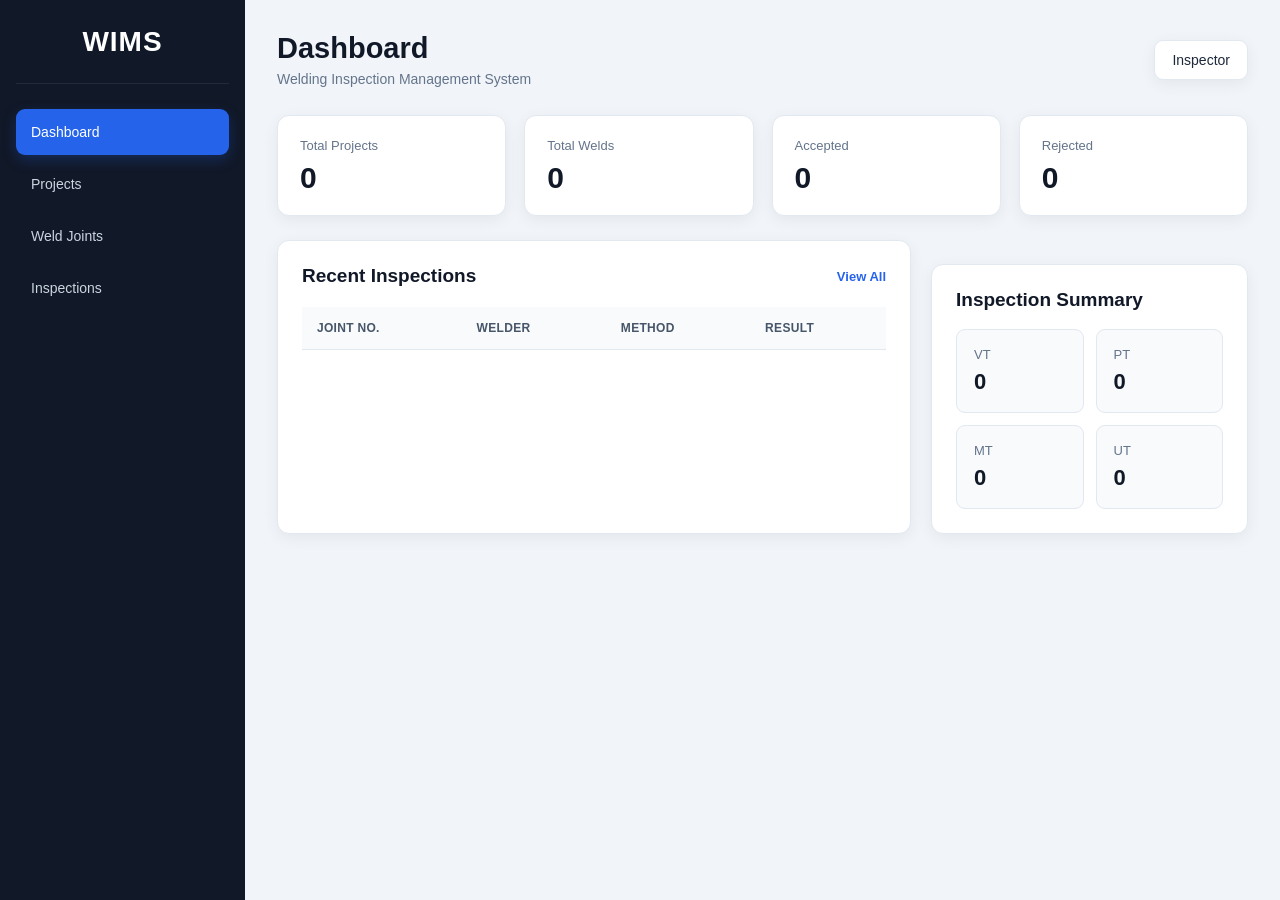
<file: index.html>
<!DOCTYPE html>
<html lang="en">
<head>
    <meta charset="UTF-8">
    <meta name="viewport" content="width=device-width, initial-scale=1.0">

    <title>Welding Inspection Management System</title>

    <link rel="stylesheet" href="style.css">
</head>

<body>

    <aside class="sidebar">

        <div class="logo">
            WIMS
        </div>

        <nav>
            <a href="index.html" class="active">Dashboard</a>
            <a href="pages/projects.html">Projects</a>
            <a href="pages/welds.html">Weld Joints</a>
            <a href="pages/inspections.html">Inspections</a>
        </nav>

    </aside>


    <main class="main-content">

        <header class="topbar">

            <div>
                <h1>Dashboard</h1>
                <p>Welding Inspection Management System</p>
            </div>

            <div class="inspector">
                Inspector
            </div>

        </header>


        <section class="stats">

            <div class="stat-card">
                <span>Total Projects</span>
                <strong id="projectCount">0</strong>
            </div>

            <div class="stat-card">
                <span>Total Welds</span>
                <strong id="weldCount">0</strong>
            </div>

            <div class="stat-card">
                <span>Accepted</span>
                <strong id="acceptedCount">0</strong>
            </div>

            <div class="stat-card">
                <span>Rejected</span>
                <strong id="rejectedCount">0</strong>
            </div>

        </section>


        <section class="dashboard-grid">

            <div class="panel">

                <div class="panel-header">
                    <h2>Recent Inspections</h2>

                    <a href="pages/inspections.html">
                        View All
                    </a>
                </div>

                <table>

                    <thead>
                        <tr>
                            <th>Joint No.</th>
                            <th>Welder</th>
                            <th>Method</th>
                            <th>Result</th>
                        </tr>
                    </thead>

                    <tbody id="inspectionTable">

                    </tbody>

                </table>

            </div>


            <div class="panel">

                <h2>Inspection Summary</h2>

                <div class="summary">

                    <div>
                        <span>VT</span>
                        <strong id="vtCount">0</strong>
                    </div>

                    <div>
                        <span>PT</span>
                        <strong id="ptCount">0</strong>
                    </div>

                    <div>
                        <span>MT</span>
                        <strong id="mtCount">0</strong>
                    </div>

                    <div>
                        <span>UT</span>
                        <strong id="utCount">0</strong>
                    </div>

                </div>

            </div>

        </section>

    </main>


    <script src="script.js"></script>

</body>
</html>
</file>
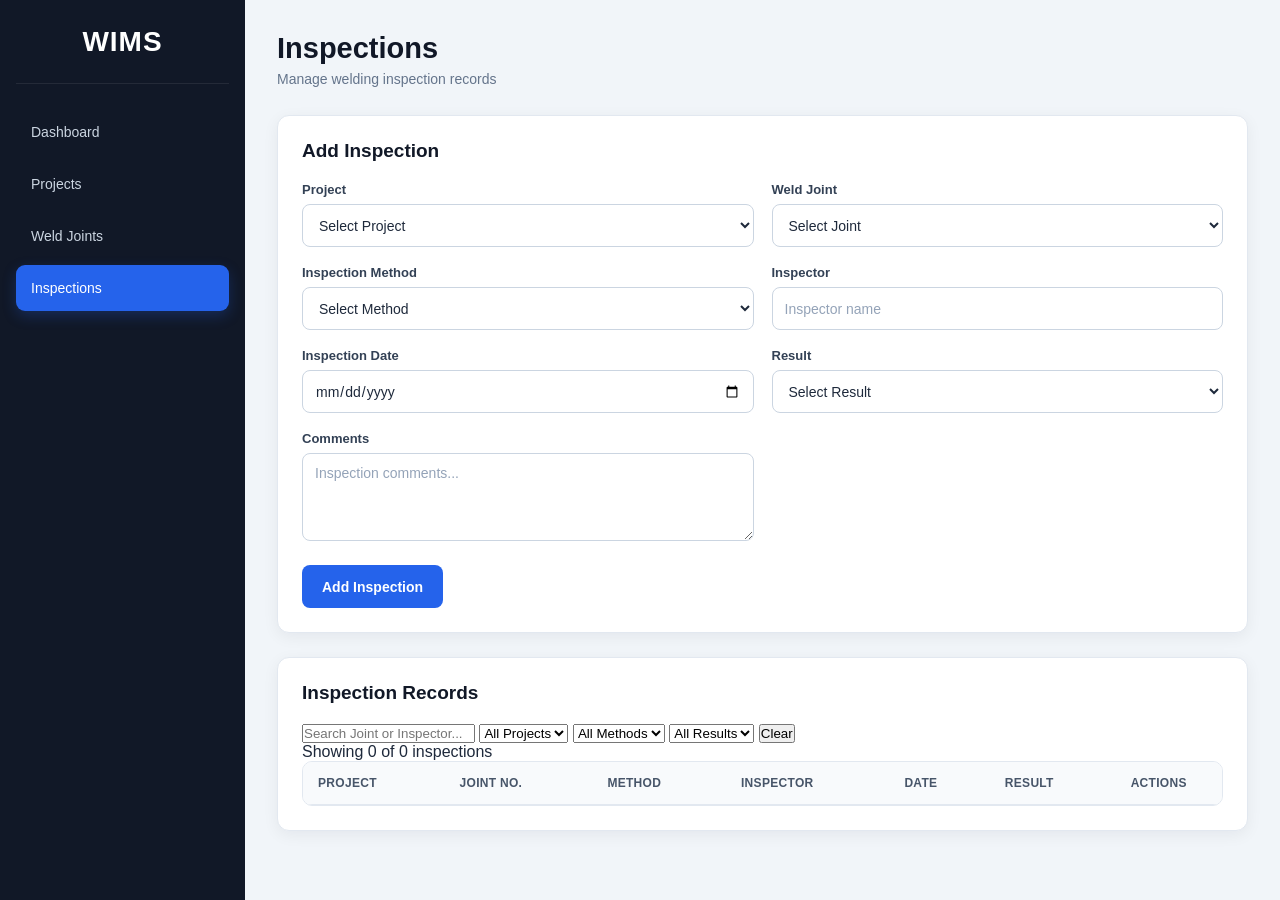
<file: pages/inspections.html>
<!DOCTYPE html>
<html lang="en">

<head>
    <meta charset="UTF-8">
    <meta name="viewport" content="width=device-width, initial-scale=1.0">

    <title>Inspections - WIMS</title>

    <link rel="stylesheet" href="../style.css">
</head>

<body>

    <!-- Sidebar -->

    <aside class="sidebar">

        <div class="logo">
            WIMS
        </div>

        <nav>

            <a href="../index.html">
                Dashboard
            </a>

            <a href="projects.html">
                Projects
            </a>

            <a href="welds.html">
                Weld Joints
            </a>

            <a href="inspections.html" class="active">
                Inspections
            </a>

        </nav>

    </aside>


    <!-- Main Content -->

    <main class="main-content">

        <!-- Header -->

        <header class="topbar">

            <div>

                <h1>
                    Inspections
                </h1>

                <p>
                    Manage welding inspection records
                </p>

            </div>

        </header>


        <!-- Add Inspection -->

        <section class="panel">

            <div class="panel-header">

                <h2>
                    Add Inspection
                </h2>

            </div>


            <form id="inspectionForm">

                <div class="form-grid">


                    <!-- Project -->

                    <div class="form-group">

                        <label>
                            Project
                        </label>

                        <select
                            id="inspectionProject"
                            required
                        >

                            <option value="">
                                Select Project
                            </option>

                        </select>

                    </div>


                    <!-- Weld Joint -->

                    <div class="form-group">

                        <label>
                            Weld Joint
                        </label>

                        <select
                            id="inspectionJoint"
                            required
                        >

                            <option value="">
                                Select Joint
                            </option>

                        </select>

                    </div>


                    <!-- Inspection Method -->

                    <div class="form-group">

                        <label>
                            Inspection Method
                        </label>

                        <select
                            id="inspectionMethod"
                            required
                        >

                            <option value="">
                                Select Method
                            </option>

                            <option value="VT">
                                VT - Visual Testing
                            </option>

                            <option value="PT">
                                PT - Penetrant Testing
                            </option>

                            <option value="MT">
                                MT - Magnetic Testing
                            </option>

                            <option value="UT">
                                UT - Ultrasonic Testing
                            </option>

                        </select>

                    </div>


                    <!-- Inspector -->

                    <div class="form-group">

                        <label>
                            Inspector
                        </label>

                        <input
                            type="text"
                            id="inspectorName"
                            placeholder="Inspector name"
                            required
                        >

                    </div>


                    <!-- Inspection Date -->

                    <div class="form-group">

                        <label>
                            Inspection Date
                        </label>

                        <input
                            type="date"
                            id="inspectionDate"
                            required
                        >

                    </div>


                    <!-- Result -->

                    <div class="form-group">

                        <label>
                            Result
                        </label>

                        <select
                            id="inspectionResult"
                            required
                        >

                            <option value="">
                                Select Result
                            </option>

                            <option value="Accepted">
                                Accepted
                            </option>

                            <option value="Rejected">
                                Rejected
                            </option>

                            <option value="Pending">
                                Pending
                            </option>

                        </select>

                    </div>


                    <!-- Comments -->

                    <div class="form-group full-width">

                        <label>
                            Comments
                        </label>

                        <textarea
                            id="inspectionComments"
                            placeholder="Inspection comments..."
                            rows="4"
                        ></textarea>

                    </div>


                </div>


                <button
                    type="submit"
                    class="primary-button"
                >
                    Add Inspection
                </button>

            </form>

        </section>


        <!-- Inspection List -->

        <section class="panel project-list">

            <div class="panel-header">

                <h2>
                    Inspection Records
                </h2>

            </div>


            <!-- Filters -->

            <div class="inspection-filters">


                <input
                    type="text"
                    id="inspectionSearch"
                    placeholder="Search Joint or Inspector..."
                >


                <select id="inspectionProjectFilter">

                    <option value="">
                        All Projects
                    </option>

                </select>


                <select id="inspectionMethodFilter">

                    <option value="">
                        All Methods
                    </option>

                    <option value="VT">
                        VT
                    </option>

                    <option value="PT">
                        PT
                    </option>

                    <option value="MT">
                        MT
                    </option>

                    <option value="UT">
                        UT
                    </option>

                </select>


                <select id="inspectionResultFilter">

                    <option value="">
                        All Results
                    </option>

                    <option value="Accepted">
                        Accepted
                    </option>

                    <option value="Rejected">
                        Rejected
                    </option>

                    <option value="Pending">
                        Pending
                    </option>

                </select>


                <button
                    type="button"
                    id="clearInspectionFilters"
                >
                    Clear
                </button>

            </div>


            <!-- Result Count -->

            <p id="inspectionResultCount">
                Showing 0 of 0 inspections
            </p>


            <!-- Table -->

            <div class="table-container">

                <table>

                    <thead>

                        <tr>

                            <th>
                                Project
                            </th>

                            <th>
                                Joint No.
                            </th>

                            <th>
                                Method
                            </th>

                            <th>
                                Inspector
                            </th>

                            <th>
                                Date
                            </th>

                            <th>
                                Result
                            </th>

                            <th>
                                Actions
                            </th>

                        </tr>

                    </thead>


                    <tbody id="inspectionRecords">

                    </tbody>

                </table>

            </div>

        </section>

    </main>


    <script src="../script.js"></script>

</body>

</html>
</file>
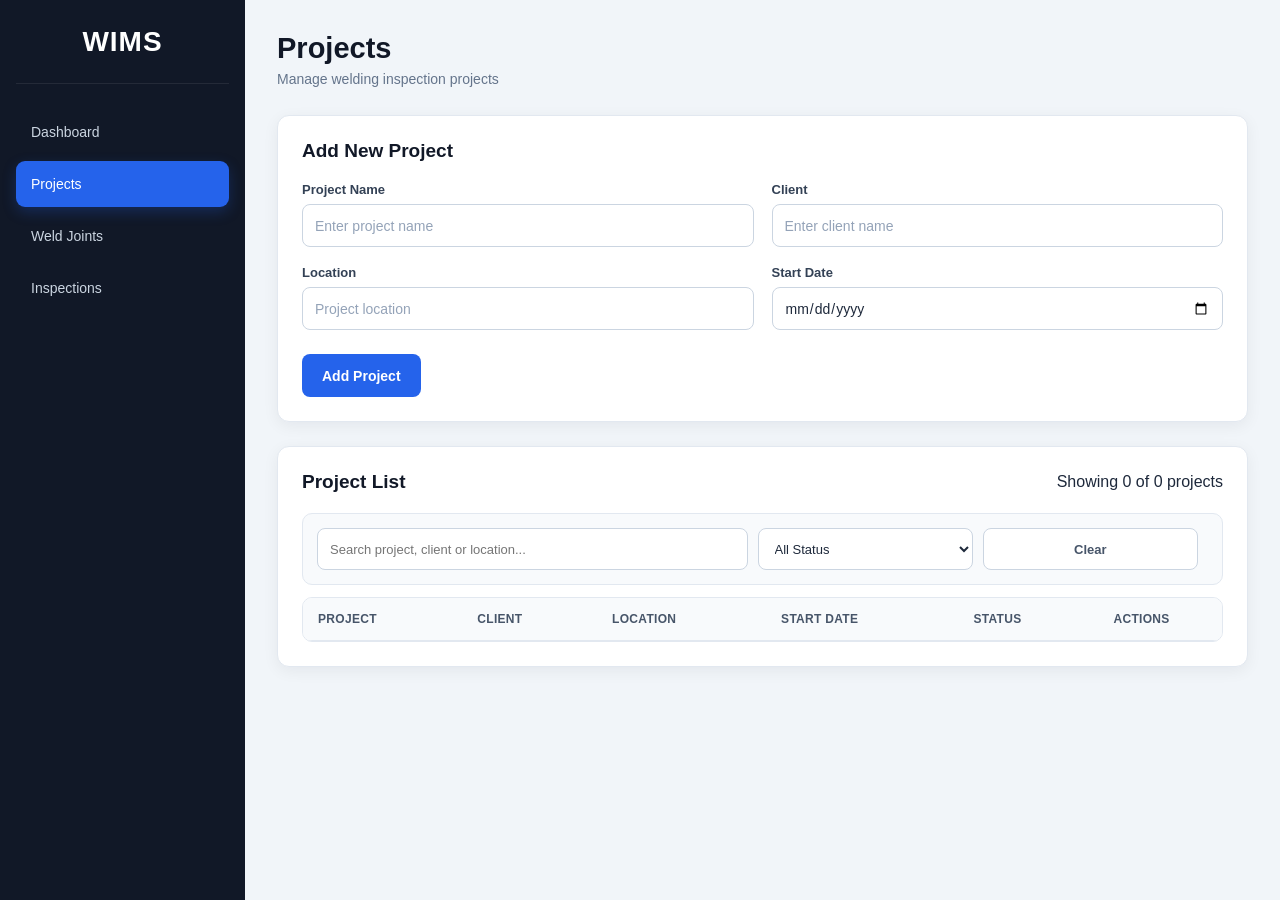
<file: pages/projects.html>
<!DOCTYPE html>
<html lang="en">

<head>

    <meta charset="UTF-8">

    <meta
        name="viewport"
        content="width=device-width, initial-scale=1.0"
    >

    <title>Projects - WIMS</title>

    <link
        rel="stylesheet"
        href="../style.css"
    >

</head>


<body>


    <!-- Sidebar -->

    <aside class="sidebar">

        <div class="logo">
            WIMS
        </div>

        <nav>

            <a href="../index.html">
                Dashboard
            </a>

            <a
                href="projects.html"
                class="active"
            >
                Projects
            </a>

            <a href="welds.html">
                Weld Joints
            </a>

            <a href="inspections.html">
                Inspections
            </a>

        </nav>

    </aside>



    <!-- Main Content -->

    <main class="main-content">


        <!-- Header -->

        <header class="topbar">

            <div>

                <h1>
                    Projects
                </h1>

                <p>
                    Manage welding inspection projects
                </p>

            </div>

        </header>



        <!-- Add Project -->

        <section class="panel">

            <div class="panel-header">

                <h2>
                    Add New Project
                </h2>

            </div>


            <form id="projectForm">

                <div class="form-grid">


                    <div class="form-group">

                        <label>
                            Project Name
                        </label>

                        <input
                            type="text"
                            id="projectName"
                            placeholder="Enter project name"
                            required
                        >

                    </div>



                    <div class="form-group">

                        <label>
                            Client
                        </label>

                        <input
                            type="text"
                            id="clientName"
                            placeholder="Enter client name"
                            required
                        >

                    </div>



                    <div class="form-group">

                        <label>
                            Location
                        </label>

                        <input
                            type="text"
                            id="projectLocation"
                            placeholder="Project location"
                            required
                        >

                    </div>



                    <div class="form-group">

                        <label>
                            Start Date
                        </label>

                        <input
                            type="date"
                            id="startDate"
                            required
                        >

                    </div>


                </div>


                <button
                    type="submit"
                    class="primary-button"
                    id="projectSubmitButton"
                >
                    Add Project
                </button>


            </form>

        </section>



        <!-- Project List -->

        <section class="panel project-list">


            <div class="panel-header">

                <h2>
                    Project List
                </h2>

                <span id="projectResultCount">
                    0 Projects
                </span>

            </div>



            <!-- Search -->

            <div class="weld-filters">

                <input
                    type="text"
                    id="projectSearch"
                    placeholder="Search project, client or location..."
                >

                <select id="projectStatusFilter">

                    <option value="">
                        All Status
                    </option>

                    <option value="Active">
                        Active
                    </option>

                    <option value="Completed">
                        Completed
                    </option>

                    <option value="On Hold">
                        On Hold
                    </option>

                </select>


                <button
                    type="button"
                    id="clearProjectFilters"
                >
                    Clear
                </button>

            </div>



            <!-- Table -->

            <div class="table-container">

                <table>

                    <thead>

                        <tr>

                            <th>
                                Project
                            </th>

                            <th>
                                Client
                            </th>

                            <th>
                                Location
                            </th>

                            <th>
                                Start Date
                            </th>

                            <th>
                                Status
                            </th>

                            <th>
                                Actions
                            </th>

                        </tr>

                    </thead>


                    <tbody id="projectTable">

                    </tbody>

                </table>

            </div>


        </section>


    </main>



    <script src="../script.js"></script>

</body>

</html>
</file>
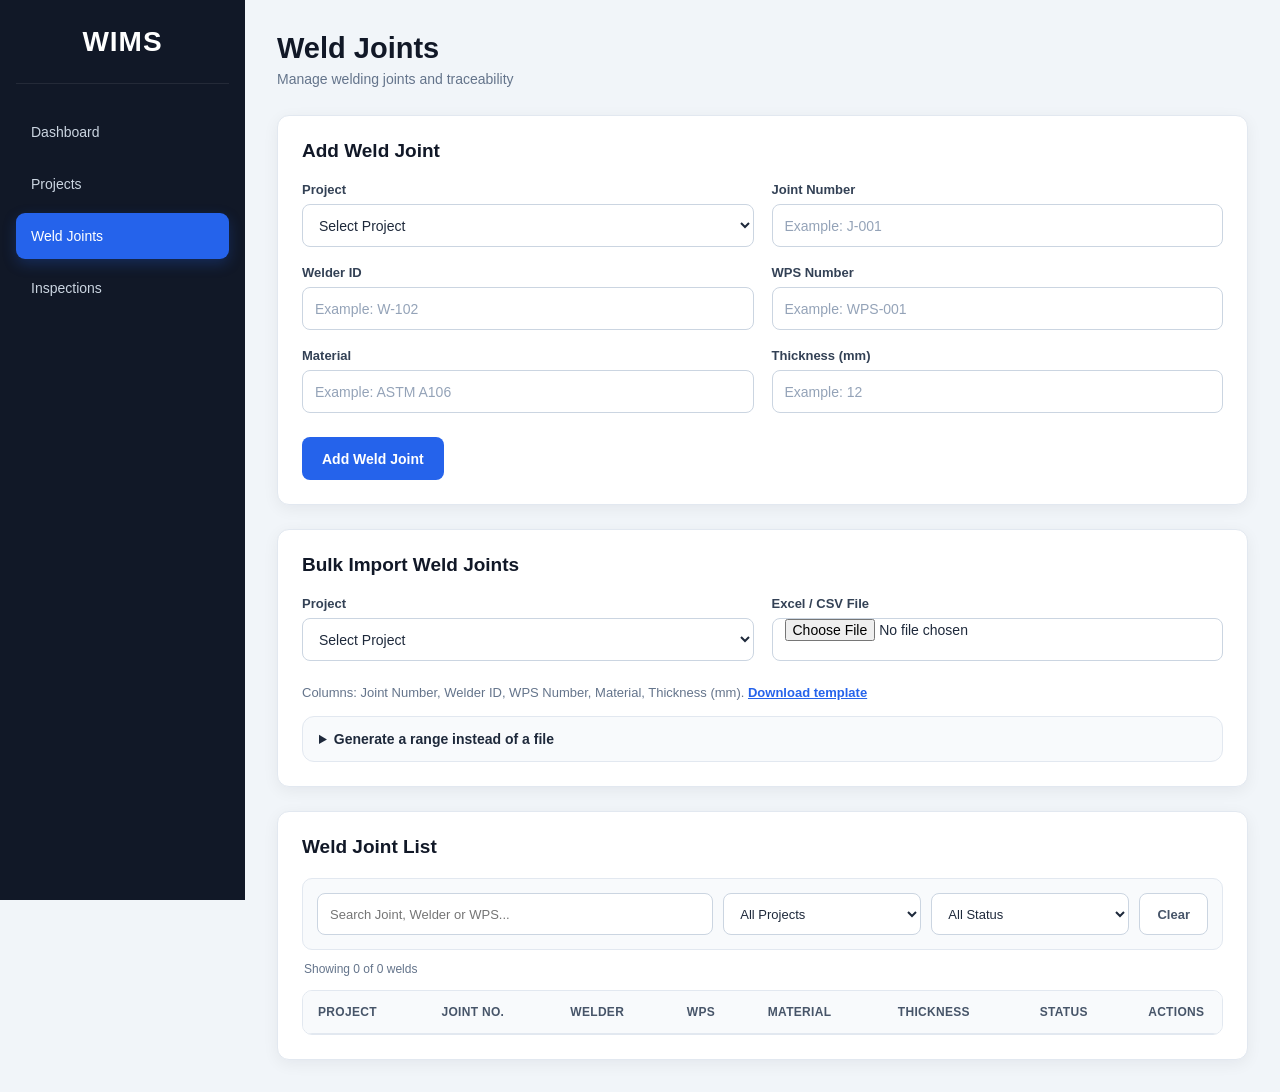
<file: pages/welds.html>
<!DOCTYPE html>
<html lang="en">

<head>
    <meta charset="UTF-8">
    <meta name="viewport" content="width=device-width, initial-scale=1.0">

    <title>Weld Joints - WIMS</title>

    <link rel="stylesheet" href="../style.css">
</head>

<body>

    <aside class="sidebar">

        <div class="logo">
            WIMS
        </div>

        <nav>
            <a href="../index.html">Dashboard</a>
            <a href="projects.html">Projects</a>
            <a href="welds.html" class="active">Weld Joints</a>
            <a href="inspections.html">Inspections</a>
        </nav>

    </aside>


    <main class="main-content">

        <header class="topbar">

            <div>
                <h1>Weld Joints</h1>
                <p>Manage welding joints and traceability</p>
            </div>

        </header>


        <section class="panel">

            <div class="panel-header">
                <h2>Add Weld Joint</h2>
            </div>


            <form id="weldForm">

                <div class="form-grid">

                    <div class="form-group">
                        <label for="weldProject">Project</label>

                        <select id="weldProject" required>
                            <option value="">Select Project</option>
                        </select>
                    </div>


                    <div class="form-group">
                        <label for="jointNumber">Joint Number</label>

                        <input
                            type="text"
                            id="jointNumber"
                            placeholder="Example: J-001"
                            required
                        >
                    </div>


                    <div class="form-group">
                        <label for="welderId">Welder ID</label>

                        <input
                            type="text"
                            id="welderId"
                            placeholder="Example: W-102"
                            required
                        >
                    </div>


                    <div class="form-group">
                        <label for="wpsNumber">WPS Number</label>

                        <input
                            type="text"
                            id="wpsNumber"
                            placeholder="Example: WPS-001"
                            required
                        >
                    </div>


                    <div class="form-group">
                        <label for="material">Material</label>

                        <input
                            type="text"
                            id="material"
                            placeholder="Example: ASTM A106"
                            required
                        >
                    </div>


                    <div class="form-group">
                        <label for="thickness">Thickness (mm)</label>

                        <input
                            type="number"
                            id="thickness"
                            placeholder="Example: 12"
                            min="0"
                            step="0.1"
                            required
                        >
                    </div>

                </div>


                <button
                    type="submit"
                    class="primary-button"
                >
                    Add Weld Joint
                </button>

            </form>

        </section>


        <section class="panel">

            <div class="panel-header">
                <h2>Bulk Import Weld Joints</h2>
            </div>


            <div class="form-grid">

                <div class="form-group">
                    <label for="bulkProject">Project</label>

                    <select id="bulkProject">
                        <option value="">Select Project</option>
                    </select>
                </div>


                <div class="form-group">
                    <label for="bulkFile">Excel / CSV File</label>

                    <input
                        type="file"
                        id="bulkFile"
                        accept=".csv,.xlsx,.xls"
                    >
                </div>

            </div>


            <p class="bulk-hint">
                Columns: Joint Number, Welder ID, WPS Number, Material, Thickness (mm).

                <button
                    type="button"
                    id="downloadTemplate"
                    class="link-button"
                >
                    Download template
                </button>
            </p>


            <details class="bulk-range">

                <summary>
                    Generate a range instead of a file
                </summary>

                <div class="form-grid">

                    <div class="form-group">
                        <label for="rangePrefix">Joint Prefix</label>

                        <input
                            type="text"
                            id="rangePrefix"
                            placeholder="Example: J-"
                        >
                    </div>


                    <div class="form-group">
                        <label for="rangeFrom">From</label>

                        <input
                            type="number"
                            id="rangeFrom"
                            min="0"
                            step="1"
                            placeholder="1"
                        >
                    </div>


                    <div class="form-group">
                        <label for="rangeTo">To</label>

                        <input
                            type="number"
                            id="rangeTo"
                            min="0"
                            step="1"
                            placeholder="100"
                        >
                    </div>


                    <div class="form-group">
                        <label for="rangePadding">Number Digits</label>

                        <input
                            type="number"
                            id="rangePadding"
                            min="1"
                            max="10"
                            step="1"
                            placeholder="3"
                        >
                    </div>


                    <div class="form-group">
                        <label for="rangeWelder">Welder ID</label>

                        <input
                            type="text"
                            id="rangeWelder"
                            placeholder="Example: W-102"
                        >
                    </div>


                    <div class="form-group">
                        <label for="rangeWps">WPS Number</label>

                        <input
                            type="text"
                            id="rangeWps"
                            placeholder="Example: WPS-001"
                        >
                    </div>


                    <div class="form-group">
                        <label for="rangeMaterial">Material</label>

                        <input
                            type="text"
                            id="rangeMaterial"
                            placeholder="Example: ASTM A106"
                        >
                    </div>


                    <div class="form-group">
                        <label for="rangeThickness">Thickness (mm)</label>

                        <input
                            type="number"
                            id="rangeThickness"
                            min="0"
                            step="0.1"
                            placeholder="Example: 12"
                        >
                    </div>

                </div>


                <button
                    type="button"
                    id="generateRange"
                    class="primary-button"
                >
                    Preview Range
                </button>

            </details>


            <div id="bulkPreviewArea" class="bulk-preview" hidden>

                <p id="bulkSummary"></p>


                <div class="table-container">

                    <table>

                        <thead>

                            <tr>
                                <th>Row</th>
                                <th>Joint No.</th>
                                <th>Welder</th>
                                <th>WPS</th>
                                <th>Material</th>
                                <th>Thickness</th>
                                <th>Status</th>
                            </tr>

                        </thead>


                        <tbody id="bulkPreviewTable">

                        </tbody>

                    </table>

                </div>


                <div class="action-buttons">

                    <button
                        type="button"
                        id="confirmBulkImport"
                        class="primary-button"
                    >
                        Import Valid Rows
                    </button>

                    <button
                        type="button"
                        id="cancelBulkImport"
                    >
                        Cancel
                    </button>

                </div>

            </div>

        </section>


        <section class="panel project-list">

            <div class="panel-header">
                <h2>Weld Joint List</h2>
            </div>


            <div class="weld-filters">

                <input
                    type="text"
                    id="weldSearch"
                    placeholder="Search Joint, Welder or WPS..."
                >


                <select id="weldProjectFilter">
                    <option value="">All Projects</option>
                </select>


                <select id="weldStatusFilter">

                    <option value="">All Status</option>

                    <option value="Pending">
                        Pending
                    </option>

                    <option value="Accepted">
                        Accepted
                    </option>

                    <option value="Rejected">
                        Rejected
                    </option>

                </select>


                <button
                    type="button"
                    id="clearWeldFilters"
                >
                    Clear
                </button>

            </div>


            <p id="weldResultCount">
                Showing 0 of 0 welds
            </p>


            <div class="table-container">

                <table>

                    <thead>

                        <tr>
                            <th>Project</th>
                            <th>Joint No.</th>
                            <th>Welder</th>
                            <th>WPS</th>
                            <th>Material</th>
                            <th>Thickness</th>
                            <th>Status</th>
                            <th>Actions</th>
                        </tr>

                    </thead>


                    <tbody id="weldTable">
                    </tbody>

                </table>

            </div>

        </section>

    </main>


    <script src="../vendor/xlsx.full.min.js"></script>

    <script src="../script.js"></script>

</body>

</html>
</file>
<file: style.css>
/* =========================================================
   WIMS - Welding Inspection Management System
   Global Styles
========================================================= */

* {
    margin: 0;
    padding: 0;
    box-sizing: border-box;
}

:root {
    --primary: #2563eb;
    --primary-dark: #1d4ed8;
    --primary-light: #eff6ff;

    --dark: #111827;
    --dark-soft: #1f2937;

    --background: #f1f5f9;
    --surface: #ffffff;
    --surface-soft: #f8fafc;

    --border: #e2e8f0;
    --border-dark: #cbd5e1;

    --text: #1e293b;
    --text-soft: #64748b;
    --text-light: #94a3b8;

    --success: #16a34a;
    --success-bg: #f0fdf4;

    --danger: #dc2626;
    --danger-bg: #fef2f2;

    --warning: #d97706;
    --warning-bg: #fffbeb;

    --radius: 12px;
    --shadow: 0 4px 16px rgba(15, 23, 42, 0.06);
}

body {
    font-family: Arial, Helvetica, sans-serif;
    background: var(--background);
    color: var(--text);
    min-height: 100vh;
}


/* =========================================================
   SIDEBAR
========================================================= */

.sidebar {
    width: 245px;
    height: 100vh;

    position: fixed;
    top: 0;
    left: 0;

    background: var(--dark);
    color: white;

    padding: 26px 16px;

    z-index: 100;
}

.logo {
    font-size: 28px;
    font-weight: 800;
    letter-spacing: 1px;
    text-align: center;

    padding-bottom: 25px;
    margin-bottom: 25px;

    border-bottom: 1px solid rgba(255,255,255,0.08);
}

.sidebar nav {
    display: flex;
    flex-direction: column;
    gap: 6px;
}

.sidebar nav a {
    display: flex;
    align-items: center;

    min-height: 46px;

    padding: 0 15px;

    color: #cbd5e1;
    text-decoration: none;

    border-radius: 9px;

    font-size: 14px;
    font-weight: 500;

    transition: all 0.2s ease;
}

.sidebar nav a:hover {
    background: rgba(255,255,255,0.06);
    color: white;
}

.sidebar nav a.active {
    background: var(--primary);
    color: white;

    box-shadow: 0 5px 14px rgba(37,99,235,0.25);
}


/* =========================================================
   MAIN CONTENT
========================================================= */

.main-content {
    margin-left: 245px;
    width: calc(100% - 245px);

    padding: 32px;
}


/* =========================================================
   TOPBAR
========================================================= */

.topbar {
    display: flex;
    align-items: center;
    justify-content: space-between;

    margin-bottom: 28px;
}

.topbar h1 {
    font-size: 29px;
    font-weight: 700;

    color: var(--dark);

    margin-bottom: 6px;
}

.topbar p {
    color: var(--text-soft);
    font-size: 14px;
}

.inspector {
    background: var(--surface);

    padding: 11px 17px;

    border: 1px solid var(--border);
    border-radius: 9px;

    box-shadow: var(--shadow);

    font-size: 14px;
}


/* =========================================================
   PANELS
========================================================= */

.panel {
    background: var(--surface);

    padding: 24px;

    border: 1px solid var(--border);
    border-radius: var(--radius);

    box-shadow: var(--shadow);
}

.panel + .panel {
    margin-top: 24px;
}

.panel-header {
    display: flex;
    align-items: center;
    justify-content: space-between;

    margin-bottom: 20px;
}

.panel h2 {
    font-size: 19px;
    font-weight: 700;
    color: var(--dark);
}

.panel-header a {
    color: var(--primary);
    text-decoration: none;

    font-size: 13px;
    font-weight: 600;
}

.panel-header a:hover {
    text-decoration: underline;
}


/* =========================================================
   STATISTICS
========================================================= */

.stats {
    display: grid;
    grid-template-columns: repeat(4, 1fr);

    gap: 18px;

    margin-bottom: 24px;
}

.stat-card {
    position: relative;

    background: var(--surface);

    padding: 22px;

    border: 1px solid var(--border);
    border-radius: var(--radius);

    box-shadow: var(--shadow);

    overflow: hidden;

    transition: transform 0.2s ease,
                box-shadow 0.2s ease;
}

.stat-card:hover {
    transform: translateY(-2px);

    box-shadow:
        0 8px 24px rgba(15, 23, 42, 0.08);
}

.stat-card span {
    display: block;

    margin-bottom: 10px;

    color: var(--text-soft);

    font-size: 13px;
    font-weight: 500;
}

.stat-card strong {
    display: block;

    font-size: 30px;
    line-height: 1;

    color: var(--dark);
}


/* =========================================================
   DASHBOARD GRID
========================================================= */

.dashboard-grid {
    display: grid;

    grid-template-columns: minmax(0, 2fr) minmax(280px, 1fr);

    gap: 20px;
}


/* =========================================================
   SUMMARY
========================================================= */

.summary {
    display: grid;

    grid-template-columns: repeat(2, 1fr);

    gap: 12px;

    margin-top: 18px;
}

.summary div {
    background: var(--surface-soft);

    padding: 17px;

    border: 1px solid var(--border);

    border-radius: 9px;
}

.summary span {
    display: block;

    color: var(--text-soft);

    font-size: 13px;

    margin-bottom: 7px;
}

.summary strong {
    font-size: 22px;

    color: var(--dark);
}


/* =========================================================
   TABLE
========================================================= */

table {
    width: 100%;

    border-collapse: collapse;

    background: var(--surface);
}

th,
td {
    padding: 14px 15px;

    text-align: left;

    border-bottom: 1px solid var(--border);

    font-size: 14px;
}

th {
    background: var(--surface-soft);

    color: #475569;

    font-size: 12px;
    font-weight: 700;

    text-transform: uppercase;
    letter-spacing: 0.3px;
}

td {
    color: #334155;
}

tbody tr {
    transition: background 0.15s ease;
}

tbody tr:hover {
    background: #f8fafc;
}

tbody tr:last-child td {
    border-bottom: none;
}


/* =========================================================
   TABLE CONTAINER
========================================================= */

.table-container {
    width: 100%;

    overflow-x: auto;

    border: 1px solid var(--border);

    border-radius: 10px;
}

.table-container table {
    min-width: 950px;
}

.table-container th {
    white-space: nowrap;
}

.table-container td {
    white-space: nowrap;
}


/* =========================================================
   FORMS
========================================================= */

.form-grid {
    display: grid;

    grid-template-columns: repeat(2, minmax(0, 1fr));

    gap: 18px;

    margin-bottom: 24px;
}

.form-group {
    display: flex;

    flex-direction: column;

    gap: 7px;
}

.form-group label {
    color: #334155;

    font-size: 13px;
    font-weight: 600;
}

.form-group input,
.form-group select,
.form-group textarea {
    width: 100%;

    min-height: 43px;

    padding: 0 12px;

    border: 1px solid var(--border-dark);

    border-radius: 8px;

    background: white;

    color: var(--text);

    font-family: inherit;

    font-size: 14px;

    outline: none;

    transition:
        border-color 0.2s ease,
        box-shadow 0.2s ease;
}

.form-group textarea {
    padding-top: 11px;
    padding-bottom: 11px;

    resize: vertical;
}

.form-group input::placeholder,
.form-group textarea::placeholder {
    color: var(--text-light);
}

.form-group input:focus,
.form-group select:focus,
.form-group textarea:focus {
    border-color: var(--primary);

    box-shadow:
        0 0 0 3px rgba(37, 99, 235, 0.08);
}


/* =========================================================
   PRIMARY BUTTON
========================================================= */

.primary-button {
    min-height: 43px;

    padding: 0 20px;

    border: none;
    border-radius: 8px;

    background: var(--primary);

    color: white;

    cursor: pointer;

    font-family: inherit;
    font-size: 14px;
    font-weight: 600;

    transition:
        background 0.2s ease,
        transform 0.1s ease;
}

.primary-button:hover {
    background: var(--primary-dark);
}

.primary-button:active {
    transform: translateY(1px);
}


/* =========================================================
   PROJECT LIST
========================================================= */

.project-list {
    margin-top: 24px;
}


/* =========================================================
   WELD FILTERS
========================================================= */

.weld-filters {
    display: grid;

    grid-template-columns:
        minmax(220px, 2fr)
        minmax(150px, 1fr)
        minmax(150px, 1fr)
        auto;

    gap: 10px;

    align-items: center;

    margin: 18px 0 12px;

    padding: 14px;

    background: var(--surface-soft);

    border: 1px solid var(--border);

    border-radius: 10px;
}

.weld-filters input,
.weld-filters select {
    width: 100%;

    height: 42px;

    padding: 0 12px;

    background: white;

    border: 1px solid var(--border-dark);

    border-radius: 8px;

    color: var(--text);

    font-family: inherit;

    font-size: 13px;

    outline: none;
}

.weld-filters input:focus,
.weld-filters select:focus {
    border-color: var(--primary);

    box-shadow:
        0 0 0 3px rgba(37, 99, 235, 0.08);
}

.weld-filters button {
    height: 42px;

    padding: 0 17px;

    border: 1px solid var(--border-dark);

    border-radius: 8px;

    background: white;

    color: #475569;

    cursor: pointer;

    font-family: inherit;

    font-size: 13px;
    font-weight: 600;

    transition: all 0.2s ease;
}

.weld-filters button:hover {
    border-color: #94a3b8;

    background: #f8fafc;
}


/* =========================================================
   RESULT COUNT
========================================================= */

#weldResultCount {
    margin: 10px 2px 14px;

    color: var(--text-soft);

    font-size: 12px;
}


/* =========================================================
   WELD ACTION BUTTONS
========================================================= */

.table-container td:last-child {
    display: flex;

    align-items: center;

    gap: 6px;
}

.table-container td:last-child button {
    min-height: 30px;

    padding: 0 9px;

    border: 1px solid var(--border-dark);

    border-radius: 6px;

    background: white;

    cursor: pointer;

    font-family: inherit;

    font-size: 11px;
    font-weight: 600;

    transition: all 0.2s ease;
}

.table-container td:last-child button:first-child {
    color: var(--primary);
}

.table-container td:last-child button:first-child:hover {
    background: var(--primary-light);

    border-color: #93c5fd;
}

.table-container td:last-child button:last-child {
    color: var(--danger);
}

.table-container td:last-child button:last-child:hover {
    background: var(--danger-bg);

    border-color: #fecaca;
}


/* =========================================================
   STATUS
========================================================= */

.status {
    display: inline-flex;

    align-items: center;

    padding: 5px 9px;

    border-radius: 999px;

    font-size: 11px;
    font-weight: 700;
}

.status.pending {
    color: var(--warning);

    background: var(--warning-bg);
}

.status.accepted {
    color: var(--success);

    background: var(--success-bg);
}

.status.rejected {
    color: var(--danger);

    background: var(--danger-bg);
}


/* =========================================================
   GENERAL BUTTONS
========================================================= */

button {
    font-family: inherit;
}


/* =========================================================
   LINKS
========================================================= */

a {
    transition: color 0.2s ease;
}


/* =========================================================
   SCROLLBAR
========================================================= */

::-webkit-scrollbar {
    width: 8px;
    height: 8px;
}

::-webkit-scrollbar-track {
    background: #e2e8f0;
}

::-webkit-scrollbar-thumb {
    background: #94a3b8;

    border-radius: 10px;
}

::-webkit-scrollbar-thumb:hover {
    background: #64748b;
}


/* =========================================================
   TABLET
========================================================= */

@media (max-width: 1000px) {

    .sidebar {
        width: 210px;
    }

    .main-content {
        margin-left: 210px;

        width: calc(100% - 210px);

        padding: 25px;
    }

    .stats {
        grid-template-columns: repeat(2, 1fr);
    }

    .dashboard-grid {
        grid-template-columns: 1fr;
    }

    .weld-filters {
        grid-template-columns: 1fr 1fr;
    }

}


/* =========================================================
   MOBILE
========================================================= */

@media (max-width: 700px) {

    body {
        display: block;
    }

    .sidebar {
        position: static;

        width: 100%;
        height: auto;

        padding: 15px;
    }

    .logo {
        margin-bottom: 14px;
        padding-bottom: 14px;

        font-size: 24px;
    }

    .sidebar nav {
        flex-direction: row;

        overflow-x: auto;

        gap: 6px;
    }

    .sidebar nav a {
        min-width: max-content;

        min-height: 40px;

        padding: 0 13px;
    }

    .main-content {
        margin-left: 0;

        width: 100%;

        padding: 18px;
    }

    .topbar {
        flex-direction: column;

        align-items: flex-start;

        gap: 10px;

        margin-bottom: 20px;
    }

    .topbar h1 {
        font-size: 25px;
    }

    .stats {
        grid-template-columns: 1fr 1fr;

        gap: 12px;
    }

    .stat-card {
        padding: 17px;
    }

    .stat-card strong {
        font-size: 25px;
    }

    .panel {
        padding: 18px;
    }

    .form-grid {
        grid-template-columns: 1fr;
    }

    .weld-filters {
        grid-template-columns: 1fr;
    }

    .weld-filters button {
        width: 100%;
    }

}


/* =========================================================
   SMALL MOBILE
========================================================= */

@media (max-width: 450px) {

    .main-content {
        padding: 14px;
    }

    .stats {
        grid-template-columns: 1fr;
    }

    .summary {
        grid-template-columns: 1fr;
    }

    .panel {
        padding: 15px;
    }

    .panel-header {
        align-items: flex-start;

        gap: 10px;
    }

}

/* =========================================================
   BULK IMPORT
========================================================= */

.bulk-hint {
    margin-top: 12px;

    color: var(--text-soft);

    font-size: 13px;
}

.link-button {
    padding: 0;

    border: none;

    background: none;

    color: var(--primary);

    cursor: pointer;

    font-family: inherit;
    font-size: 13px;
    font-weight: 600;

    text-decoration: underline;
}

.bulk-range {
    margin-top: 16px;

    padding: 14px 16px;

    border: 1px solid var(--border);
    border-radius: var(--radius);

    background: var(--surface-soft);
}

.bulk-range summary {
    cursor: pointer;

    font-size: 14px;
    font-weight: 600;
}

.bulk-range .form-grid {
    margin-top: 16px;
}

.bulk-preview {
    margin-top: 20px;
}

.bulk-preview p {
    margin-bottom: 12px;

    color: var(--text-soft);

    font-size: 13px;
}

.bulk-preview .action-buttons {
    display: flex;

    gap: 10px;

    margin-top: 16px;
}

.bulk-preview .action-buttons button:not(.primary-button) {
    min-height: 43px;

    padding: 0 20px;

    border: 1px solid var(--border-dark);
    border-radius: 8px;

    background: var(--surface);

    color: var(--text);

    cursor: pointer;

    font-family: inherit;
    font-size: 14px;
}

.bulk-row-valid td:last-child {
    color: var(--success);
}

.bulk-row-invalid td {
    background: var(--danger-bg);
}

.bulk-row-invalid td:last-child {
    color: var(--danger);
}
</file>
